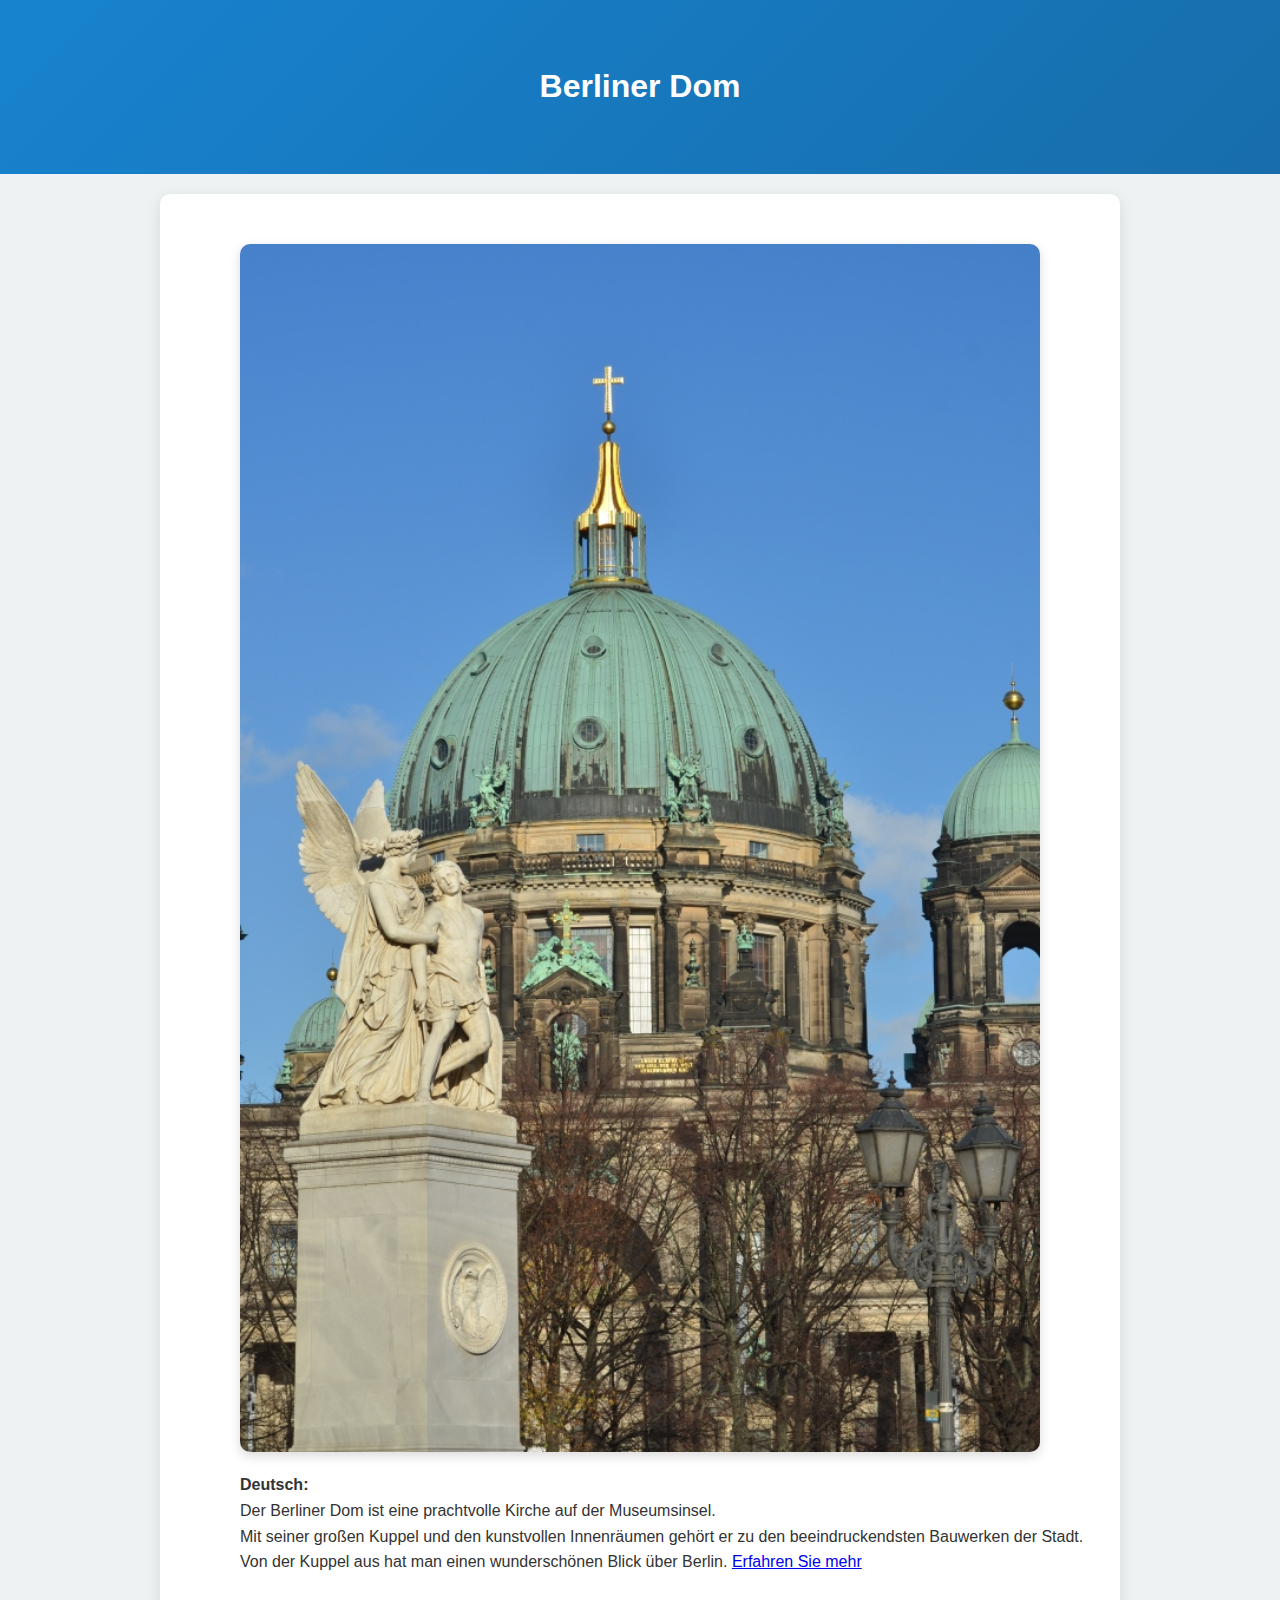
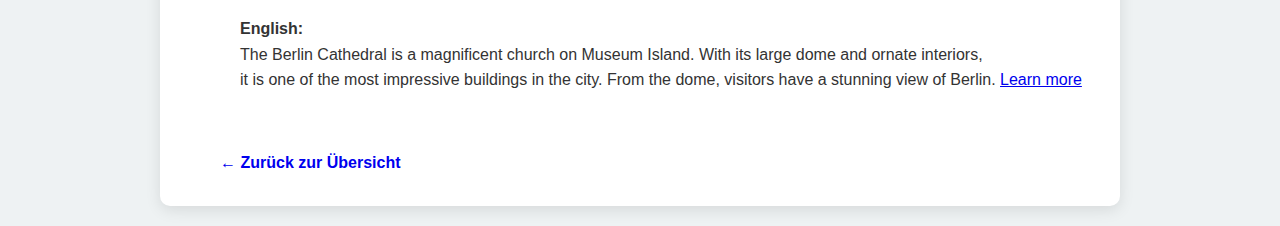
<file: berliner-dom.html>
<!DOCTYPE html>
<html lang="de">
<head>
    <meta charset="UTF-8">
    <meta name="viewport" content="width=device-width, initial-scale=1.0">
    <title>Berliner Dom</title>
    <link rel="stylesheet" href="style.css">
</head>
<body>
    <header>
        <h1>Berliner Dom</h1>
    </header>
    <main>
        <div class="detail-container">
        <img src="Bilder/berliner-dom.jpg" alt="Berliner Dom" width="600">
        <p>
       <strong>Deutsch:</strong><br>
       Der Berliner Dom ist eine prachtvolle Kirche auf der Museumsinsel. <br>
       Mit seiner großen Kuppel und den kunstvollen Innenräumen gehört er zu den beeindruckendsten Bauwerken der Stadt. <br> 
       Von der Kuppel aus hat man einen wunderschönen Blick über Berlin.  <a href="https://www.berlinerdom.de/"> Erfahren Sie mehr</a>  <br><br>
         </p>
       <p>
       <strong>English:</strong><br>
       The Berlin Cathedral is a magnificent church on Museum Island. With its large dome and ornate interiors, <br>
       it is one of the most impressive buildings in the city. From the dome, visitors have a stunning view of Berlin.
       <a href="https://www.berlinerdom.de/"> Learn more</a>  <br><br>
    </p>
        <a href="index.html" class="back-link">← Zurück zur Übersicht</a>
        </div>
    </main>
</body>
</html>
</file>
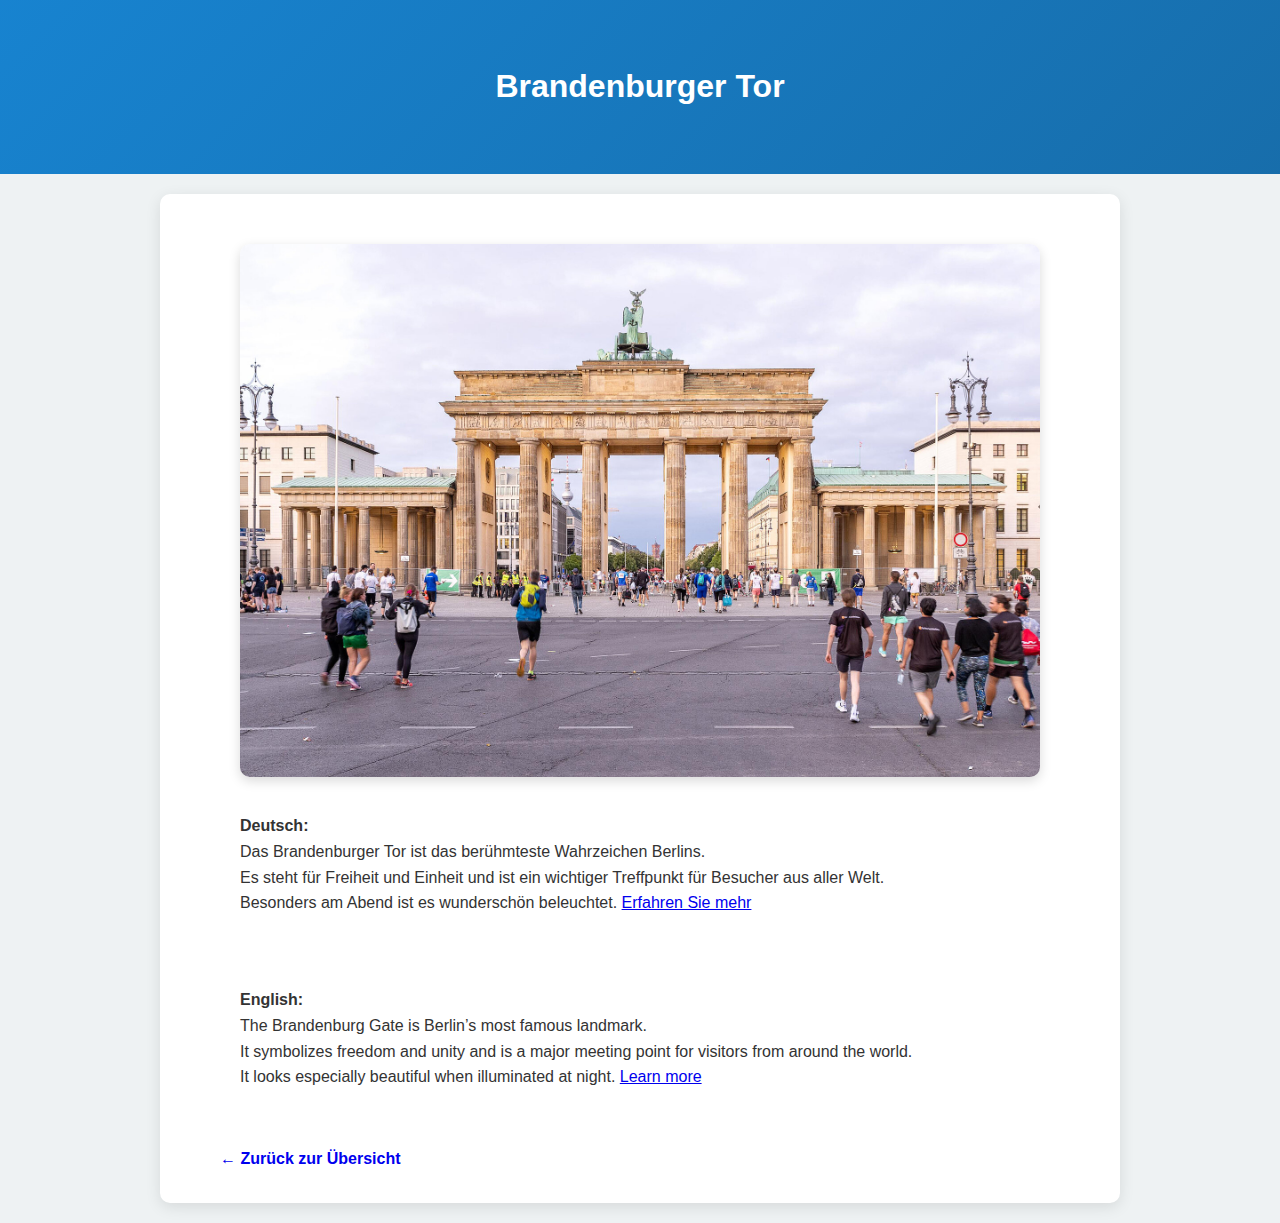
<file: Brandenburger-tor.html>
<!DOCTYPE html>
<html lang="de">
<head>
    <meta charset="UTF-8">
    <meta name="viewport" content="width=device-width, initial-scale=1.0">
    <title>Brandenburger Tor</title>
    <link rel="stylesheet" href="style.css">
</head>
<body>
    <header>
        <h1>Brandenburger Tor</h1>
    </header>
    <main>
       <div class="detail-container ">
        <img src="/Bilder/brandenburger-tor.jpg" alt="Brandenburger Tor" width="600">

        <div class="text">
         <p>
         <strong>Deutsch:</strong><br>
       Das Brandenburger Tor ist das berühmteste Wahrzeichen Berlins. <br>
       Es steht für Freiheit und Einheit und ist ein wichtiger Treffpunkt für Besucher aus aller Welt.<br>
       Besonders am Abend ist es wunderschön beleuchtet. <a href="https://www.berlin.de/sehenswuerdigkeiten/3560266-3558930-brandenburger-tor.html"> Erfahren Sie mehr</a> <br><br>
       </p>
       <p>
       <strong>English:</strong><br>
      The Brandenburg Gate is Berlin’s most famous landmark. <br>
      It symbolizes freedom and unity and is a major meeting point for visitors from around the world. <br>
      It looks especially beautiful when illuminated at night. <a href="https://www.berlin.de/sehenswuerdigkeiten/3560266-3558930-brandenburger-tor.html"> Learn more</a>  <br><br>
    </p>
    </div>
        <a href="index.html" class="back-link">← Zurück zur Übersicht</a>
        </div>
    </main>
</body>
</html>
</file>
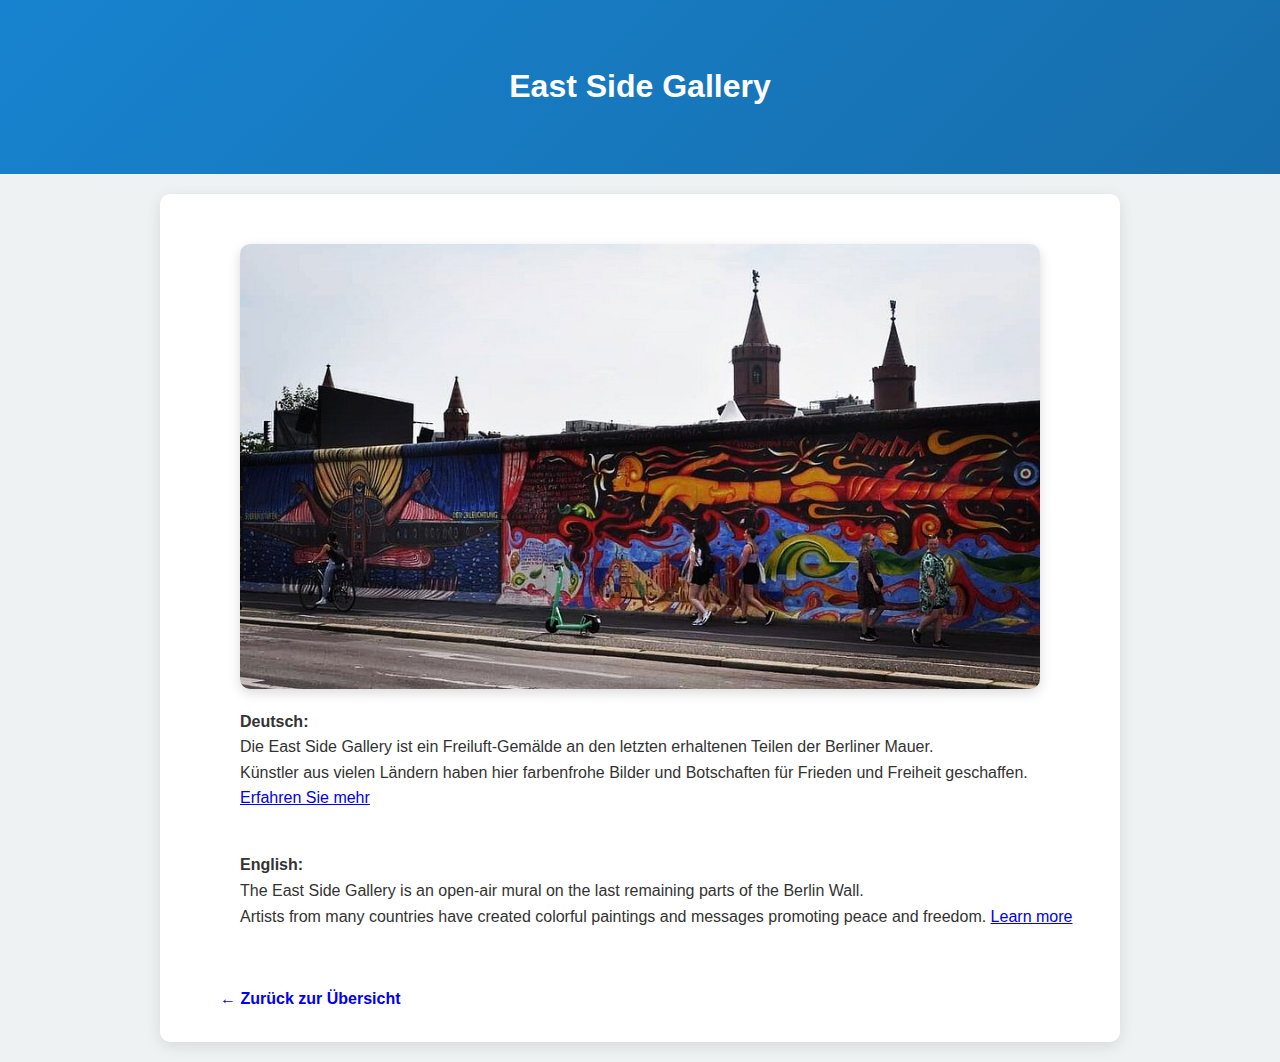
<file: east-side-gallery.html>
<!DOCTYPE html>
<html lang="de">
<head>
    <meta charset="UTF-8">
    <meta name="viewport" content="width=device-width, initial-scale=1.0">
    <title>East Side Gallery</title>
    <link rel="stylesheet" href="style.css">
</head>
<body>
    <header>
        <h1>East Side Gallery</h1>
    </header>
    <main>
        <div class="detail-container">
        <img src="Bilder/east-side-gallery.jpg" alt="East Side Gallery" >
        <p>
        <strong>Deutsch:</strong><br>
        Die East Side Gallery ist ein Freiluft-Gemälde an den letzten erhaltenen Teilen der Berliner Mauer. <br>
        Künstler aus vielen Ländern haben hier farbenfrohe Bilder und Botschaften für Frieden und Freiheit geschaffen. 
        <a href="https://www.stiftung-berliner-mauer.de/de/east-side-gallery"> Erfahren Sie mehr</a>  <br><br>
        </p>
        <p>
        <strong>English:</strong><br>
        The East Side Gallery is an open-air mural on the last remaining parts of the Berlin Wall. <br>
        Artists from many countries have created colorful paintings and messages promoting peace and freedom.
        <a href="https://www.stiftung-berliner-mauer.de/de/east-side-gallery"> Learn more</a>  <br><br>
    </p>
        <a href="index.html" class="back-link">← Zurück zur Übersicht</a>
        </div>
    </main>
</body>
</html>
</file>
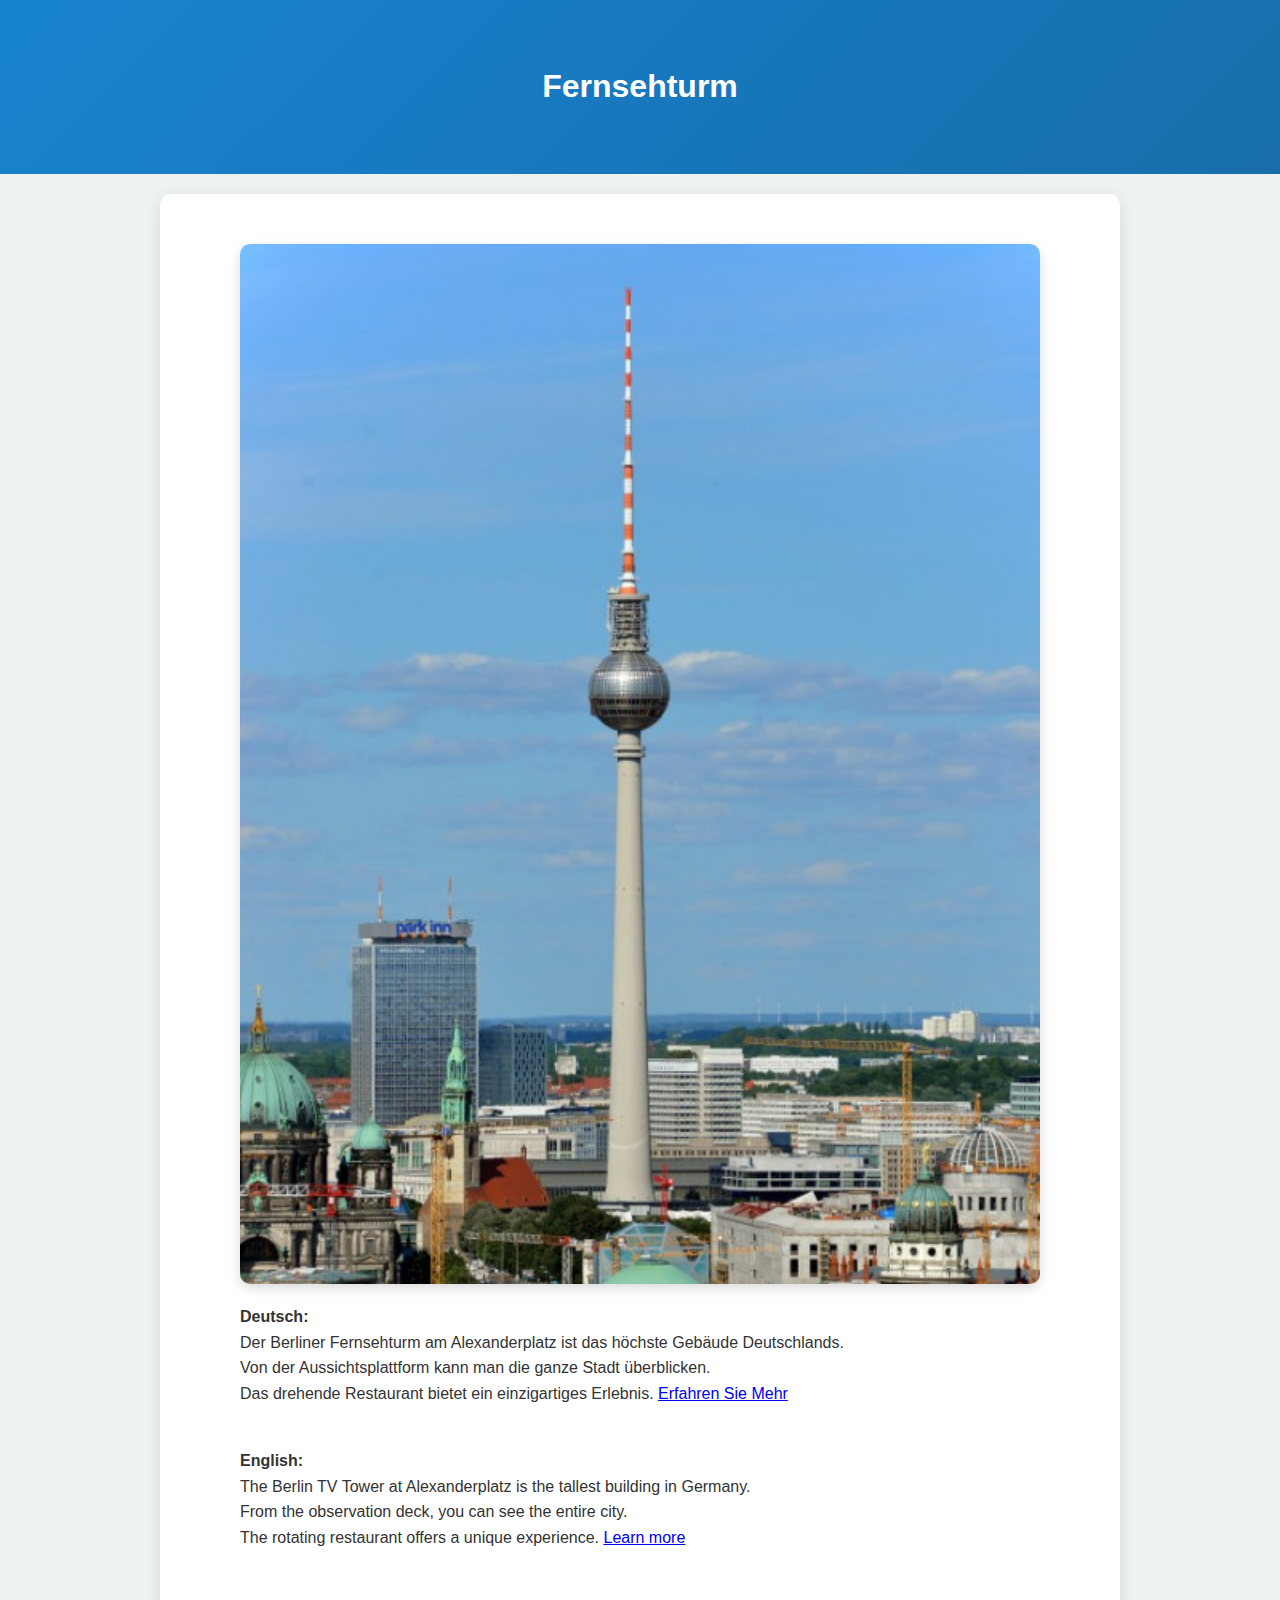
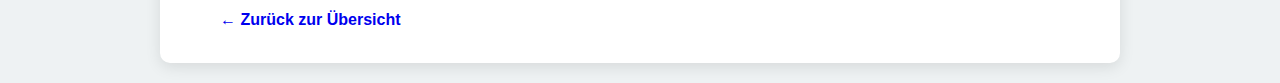
<file: fernsehturm.html>
<!DOCTYPE html>
<html lang="de">
<head>
    <meta charset="UTF-8">
    <meta name="viewport" content="width=device-width, initial-scale=1.0">
    <title>Fernsehturm</title>
    <link rel="stylesheet" href="style.css">
</head>
<body>
    <header>
        <h1>Fernsehturm</h1>
    </header>
    <main>
        <div class="detail-container">
        <img src="/Bilder/fernsehturm.jpg" alt="Fernsehturm" >
        <p>
        <strong>Deutsch:</strong><br>
         Der Berliner Fernsehturm am Alexanderplatz ist das höchste Gebäude Deutschlands. <br>
         Von der Aussichtsplattform kann man die ganze Stadt überblicken. <br>
         Das drehende Restaurant bietet ein einzigartiges Erlebnis.   <a href="https://tv-turm.de/?utm_source=google&utm_medium=organic&utm_campaign=gmb-website&utm_content=website_button"> Erfahren Sie Mehr</a>  <br><br>
         </p>
         <p>
         <strong>English:</strong><br>
         The Berlin TV Tower at Alexanderplatz is the tallest building in Germany. <br>
         From the observation deck, you can see the entire city. <br> 
         The rotating restaurant offers a unique experience.
         <a href="https://tv-turm.de/?utm_source=google&utm_medium=organic&utm_campaign=gmb-website&utm_content=website_button"> Learn more</a>  <br><br>
       </p>
        <a href="index.html" class="back-link">← Zurück zur Übersicht</a>
        </div>
    </main>
</body>
</html>
</file>
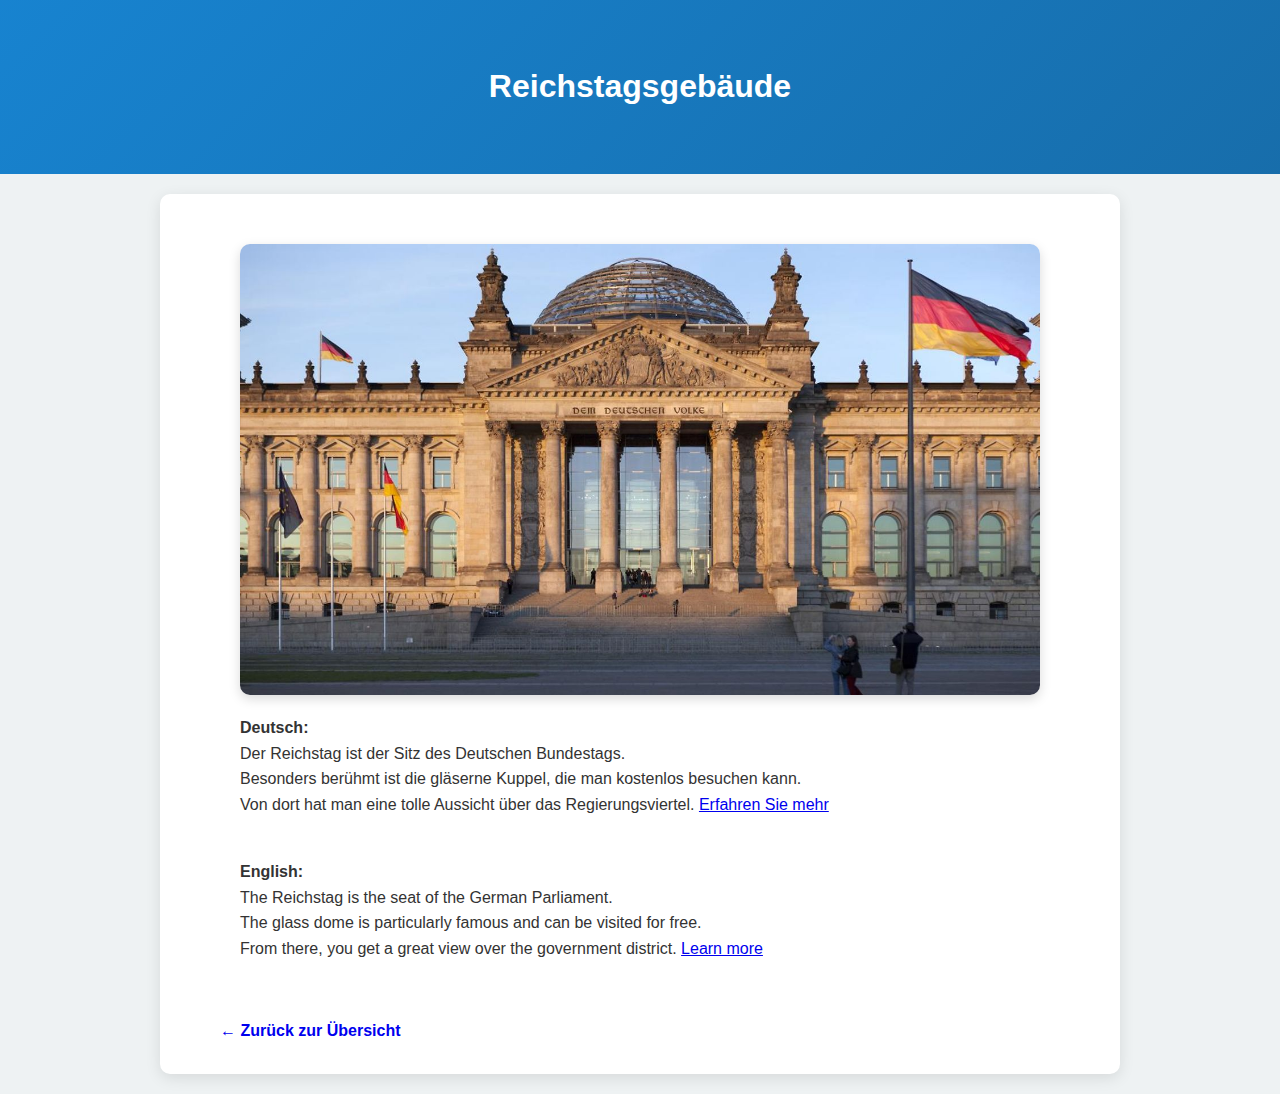
<file: reichstagsgebaeude.html>
<!DOCTYPE html>
<html lang="de">
<head>
    <meta charset="UTF-8">
    <meta name="viewport" content="width=device-width, initial-scale=1.0">
    <title>Reichstagsgebäude</title>
    <link rel="stylesheet" href="style.css">
</head>
<body>
    <header>
        <h1>Reichstagsgebäude</h1>
    </header>
    <main>
        <div class="detail-container">
    <img src="./Bilder/reichstag.jpg" alt="Reichstagsgebäude">

      <p>
        <strong>Deutsch:</strong><br>
        Der Reichstag ist der Sitz des Deutschen Bundestags. <br>
        Besonders berühmt ist die gläserne Kuppel, die man kostenlos besuchen kann. <br>
        Von dort hat man eine tolle Aussicht über das Regierungsviertel. <a href="https://www.bundestag.de/besuche/architektur/reichstag/"> Erfahren Sie mehr</a>  <br><br>
        </p>
        <p>
        <strong>English:</strong><br>
        The Reichstag is the seat of the German Parliament. <br>
        The glass dome is particularly famous and can be visited for free. <br>
        From there, you get a great view over the government district. <a href="https://www.bundestag.de/besuche/architektur/reichstag/"> Learn more</a>  <br><br>
   
    </p>

    <a href="index.html" class="back-link">← Zurück zur Übersicht</a>
</div>

    </main>
</body>
</html>
</file>
<file: style.css>
/* style.css */

/* Grundlegendes Styling für die gesamte Seite */
body {
    font-family: Arial, sans-serif;
    line-height: 1.6;
    margin: 0;
    padding: 0;
    background-color: #eef2f3;
    color: #333;
}
:root {
    --hauptfarbe: #005fa3;
    --akzentfarbe: #f4b400; /* Gold */
}

h2, h3 {
    color: var(--hauptfarbe);
}

/* Header */
header {
    text-align: center;
     background: linear-gradient(135deg, rgba(0,119,204,0.9), rgba(0,95,163,0.9));
    color: white;
    padding: 40px 20px;
}


.main-header {
    text-align: center;
    padding: 60px 20px;
    background: linear-gradient(135deg, #0078ff, #00c6ff);
    color: white;
    border-radius: 12px;
    margin-bottom: 30px;
}

.main-header h1 {
    font-size: 3rem;
    margin-bottom: 15px;
    font-weight: bold;
}

.main-header p {
    font-size: 1.2rem;
    margin: 0;
}


/* Navigation */
nav {
    background-color: #004080;
}

nav ul {
    list-style-type: none;
    margin: 0;
    padding: 0;
    display: flex;
    justify-content: center;
}

nav li {
    margin: 0 15px;
}

nav a {
    color: white;
    text-decoration: none;
    font-weight: bold;
    padding: 10px 15px;
    border-radius: 5px;
    transition: background-color 0.3s ease;
}

nav a:hover {
      background-color: #005fa3;
    padding: 5px 10px;
    border-radius: 5px;
    transform: scale(1.05);
    text-decoration: underline;
}

/* Hauptbereich / Content */
main {
    padding: 30px;
    line-height: 1.7;
    max-width: 900px;
    margin: 20px auto;
    background-color: white;
    border-radius: 10px;
    box-shadow: 0 4px 15px rgba(0,0,0,0.1);
}

/* Tabellen */
table {
    width: 100%;
    border-collapse: collapse;
    margin-top: 10px;
}

table, th, td {
    border: 1px solid #ccc;
}


th, td {
    padding: 8px;
    text-align: left;
}

/* Formular */
form {
    margin-top: 20px;
}

form label { /* neue Änderung */
    font-weight: bold;
    margin-bottom: 5px;
    display: block;
}


input, textarea {
    width: 100%;
    padding: 8px;
    margin-bottom: 10px;
   border: 1px solid #aaa;
    border-radius: 4px;
    transition: border-color 0.3s ease;
}
input:focus,
textarea:focus {
    border-color: #0077cc;
    outline: none;
}

button {
     box-shadow: 0 4px 12px rgba(0,0,0,0.15);
    background: linear-gradient(135deg, #0077cc, #005fa3);
    color: white;
    padding: 12px 25px;
    border: none;
    border-radius: 6px;
    cursor: pointer;
    font-size: 1em;
    transition: background 0.3s ease, transform 0.2s ease;
}

button:hover {
    background-color: var(--akzentfarbe);
    color: #333;
    transform: translateY(-2px) scale(1.04);
}

a:hover {
    color: var(--akzentfarbe);
}
th {
    background-color: #005fa3;
    color: white;
}

tr:nth-child(even) {
    background-color: #f2f2f2;
}

table {
    border-radius: 5px;
    overflow: hidden;
}



/* Footer */
footer {
    text-align: center;
    background-color: #003d66;
    color: white;
    padding: 30px 10px;
    letter-spacing: 1px;
    font-size: 0.9em;
}

/* Responsives Design */

/* Für Bildschirme bis 768px Breite (Tablets, kleine Laptops) */
@media (max-width: 768px) {
    nav ul {
        flex-direction: column; /* Navigation untereinander statt nebeneinander */
        align-items: center;
    }

    nav li {
        margin: 10px 0; /* Mehr Abstand zwischen den Links */
    }

    main {
        padding: 15px; /* Weniger Abstand, passt auf kleinere Bildschirme */
    }

}

/* Für Bildschirme bis 480px Breite (Handys) */
@media (max-width: 480px) {
    header h1 {
        font-size: 1.5em; /* Überschrift kleiner */
    }

    nav a {
        font-size: 1em; /* Links kleiner */
    }

    button {
        width: 100%; /* Button füllt Breite aus */
    }
}

.sehenswuerdigkeiten img {
    border-radius: 8px;
    box-shadow: 0 3px 8px rgba(0,0,0,0.2);
    transition: transform 0.2s ease;
}

.sehenswuerdigkeiten img:hover {
    transform: scale(1.05);
}
.sehenswuerdigkeiten p {
    font-size: 1.1em;
    margin-top: 10px;
    color: #555;
}
.fernsehturm img {
    border-radius: 8px;
    box-shadow: 0 3px 8px rgba(0,0,0,0.2);
    transition: transform 0.2s ease;
}

.fernsehturm img:hover {
    transform: scale(1.05);
}

.fernsehturm p {
    font-size: 1.1em;
    margin-top: 10px;
    color: #555;
}
.reichstagsgebaeude img {
    border-radius: 8px;
    box-shadow: 0 3px 8px rgba(0,0,0,0.2);
    transition: transform 0.2s ease;
}
.reichstagsgebaeude img:hover {
    transform: scale(1.05);
}

.reichstagsgebaeude p {
    font-size: 1.1em;
    margin-top: 10px;
    color: #555;
}
.eastsidegallery img {
    border-radius: 8px;
    box-shadow: 0 3px 8px rgba(0,0,0,0.2);
    transition: transform 0.2s ease;
}
.eastsidegallery img:hover {
    transform: scale(1.05);
}
.eastsidegallery p {
    font-size: 1.1em;
    margin-top: 10px;
    color: #555;
}
.berlinerdom img {
    border-radius: 8px;
    box-shadow: 0 3px 8px rgba(0,0,0,0.2);
    transition: transform 0.2s ease;
}
.berlinerdom img:hover {
    transform: scale(1.05);
}
.berlinerdom p {
    font-size: 1.1em;
    margin-top: 10px;
    color: #555;
}

/* Galerie-Styling für klickbare Bilder */
/*.gallery {
    display: flex;
    flex-wrap: wrap;
    gap: 20px;
    justify-content: center;
    margin-top: 20px;
}*/
.gallery {
    display: grid;
    grid-template-columns: repeat(auto-fit, minmax(150px, 1fr));
    gap: 20px;
    justify-items: center;
    margin-top: 20px;
}

.gallery a {
    text-align: center;
    text-decoration: none;
    color: #333;
    width: 150px;
    transition: transform 0.3s ease, box-shadow 0.3s ease;
     background: white;
    padding: 10px;
    border-radius: 12px;
    box-shadow: 0 4px 15px rgba(0,0,0,0.1);
}

.gallery a img {
    width: 100%;
    height: 120px;
    object-fit: cover;       /* alle Bilder gleiche Höhe */
    border-radius: 10px;
    box-shadow: 0 2px 8px rgba(0,0,0,0.2);
}

.gallery a:hover {
    transform: scale(1.05);
    box-shadow: 0 4px 12px rgba(0,0,0,0.3);
    color: #0077cc;
}

.gallery a p {
    margin-top: 5px;
    font-weight: bold;
}

/* Styling für Einzel-Seite (Sehenswürdigkeit) */
.detail-container img {
    width: 100%;
    max-width: 800px;
    display: block;
    text-align: left;
    margin-top: 20px;
    margin: 20px auto;      /* zentriert + Abstand */
    border-radius: 10px;    /* schöne runde Ecken */
    box-shadow: 0 4px 12px rgba(0,0,0,0.15); /* leichter Schatten */
}

.detail-container  p {
    margin-left: 50px;   /* optional kleiner Abstand vom Rand */
    margin-bottom: 10px;
    line-height: 1.6;
}

.fade-in {
    opacity: 0;
    transform: translateY(20px);
    animation: fadeIn 1s forwards;
}

@keyframes fadeIn {
    to {
        opacity: 1;
        transform: translateY(0);
    }
}


.text{
    display: grid;
    grid-template-columns: 1fr;
    gap: 20px;
}

.back-link {
    display: inline-block;
    margin-top: 20px;
    text-decoration: none;
    font-weight: bold;
    transition: color 0.3s ease;
    margin-left: 30px;
}

.back-link:hover {
    color: #003d66;
}

/* Author Section */
.author-section {
    display: flex;
    align-items: center;
    gap: 25px;
    background: #f9f9f9;
    padding: 25px;
    margin: 40px auto;
    border-radius: 12px;
    box-shadow: 0 4px 12px rgba(0,0,0,0.1);
    max-width: 900px;
}

.author-img {
    width: 140px;
    height: 140px;
    border-radius: 50%;
    object-fit: cover;
    border: 3px solid #ddd;
}

.author-info h2 {
    margin: 0 0 10px;
    font-size: 1.5rem;
}

.author-info p {
    margin: 0 0 12px;
    line-height: 1.5;
}

.author-btn {
    display: inline-block;
    padding: 8px 16px;
    background: #0078ff;
    color: white;
    border-radius: 6px;
    text-decoration: none;
    font-weight: 500;
}

.author-btn:hover {
    background: #005fcc;
}
</file>
